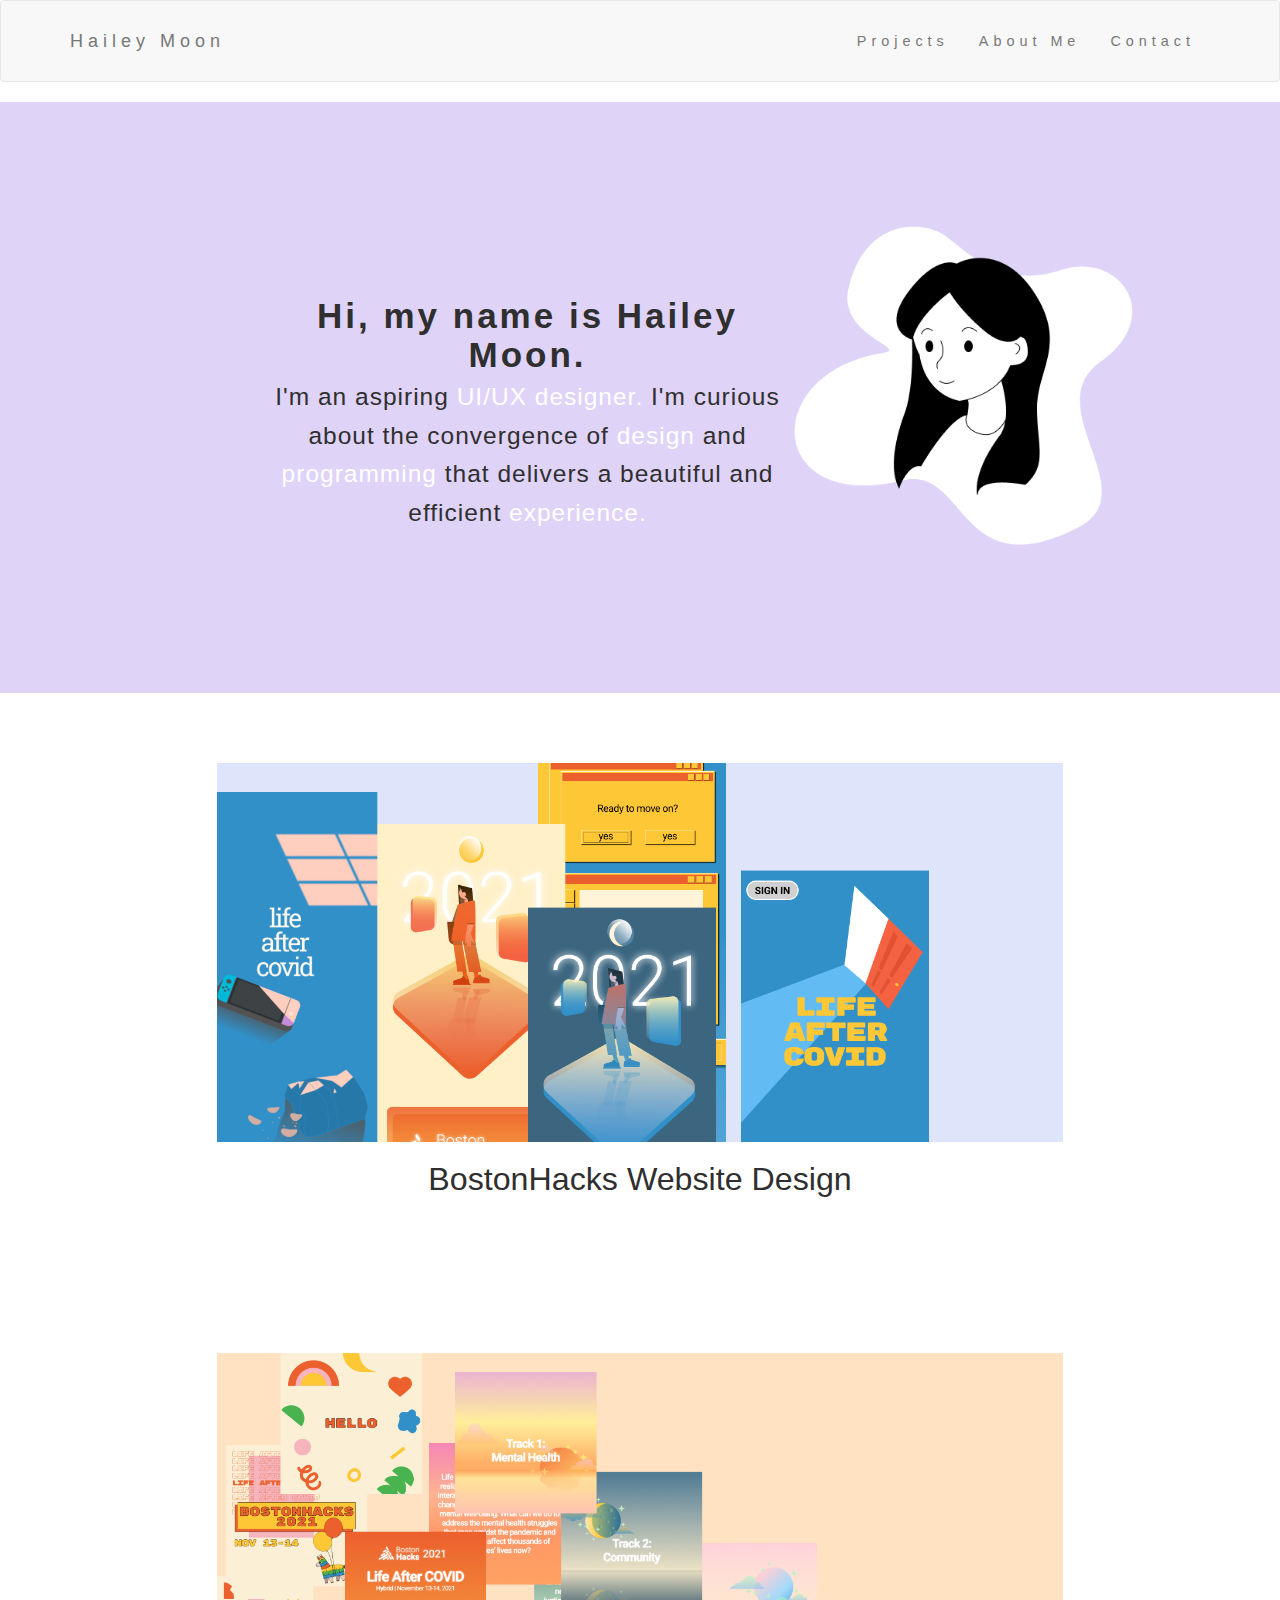
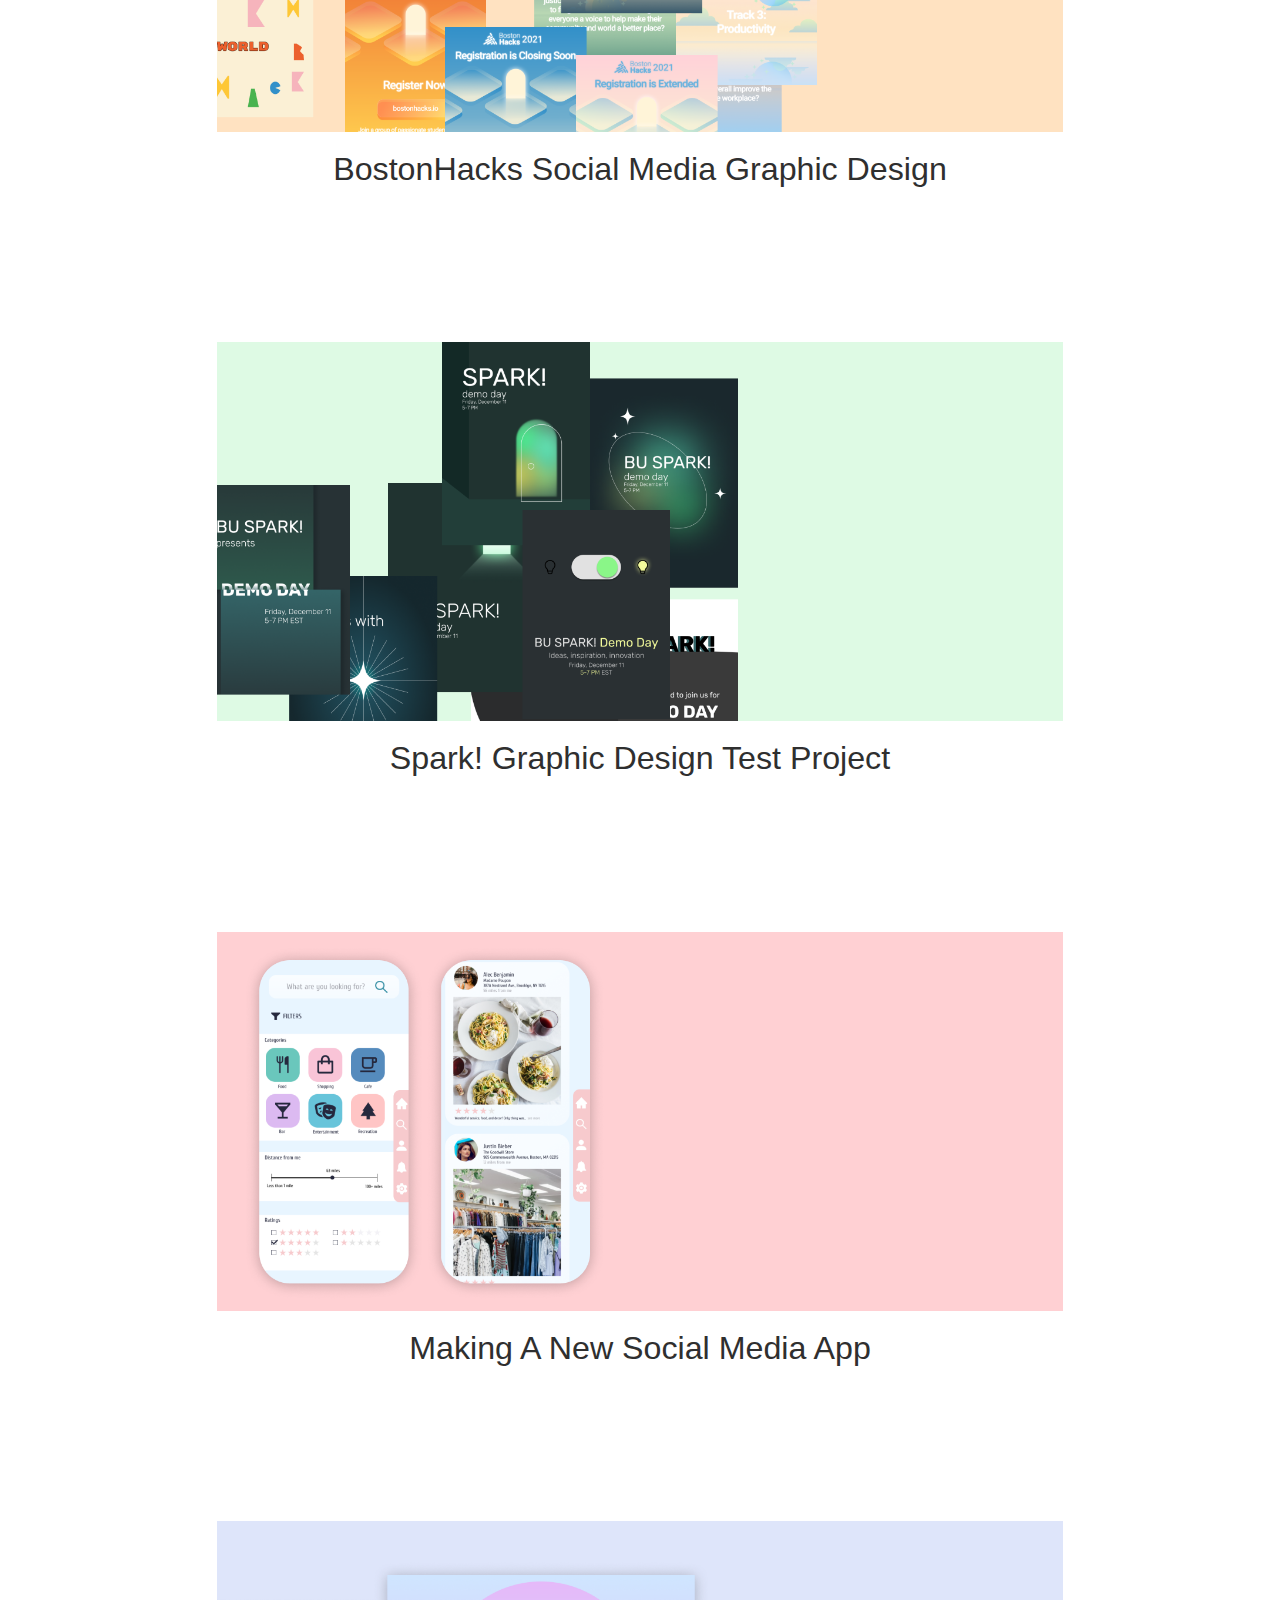
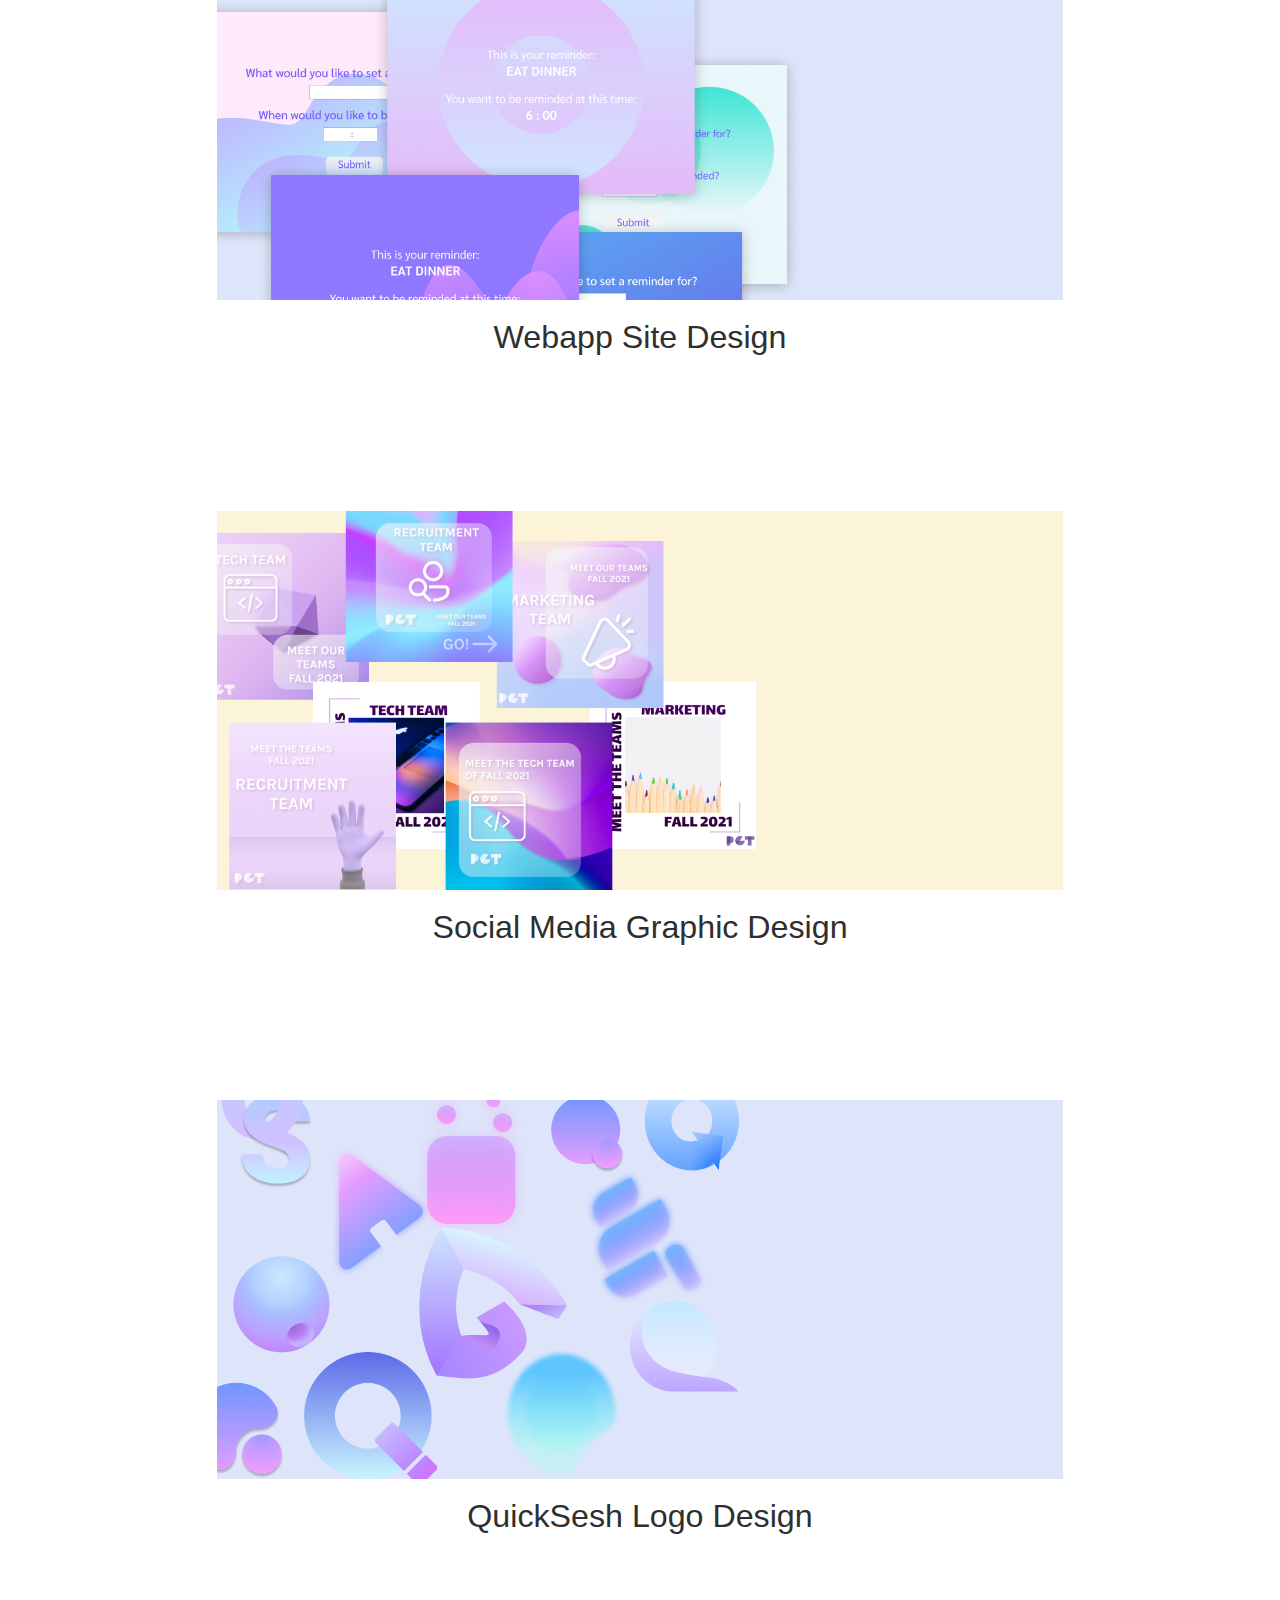
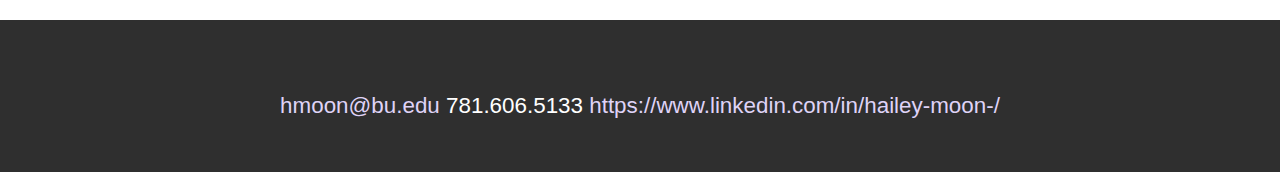
<file: index.html>
<!DOCTYPE html>
<html lang="en">
<head>
  <title>Hailey Moon's UI/UX Portfolio</title>
  <meta charset="utf-8">
  <meta name="viewport" content="width=device-width, initial-scale=1">
  <link rel="stylesheet" href="style.css">
  <link rel="stylesheet" href="https://maxcdn.bootstrapcdn.com/bootstrap/3.4.1/css/bootstrap.min.css">
  <link href="https://fonts.googleapis.com/css?family=Montserrat" rel="stylesheet">
  <script src="https://ajax.googleapis.com/ajax/libs/jquery/3.5.1/jquery.min.js"></script>
  <script src="https://maxcdn.bootstrapcdn.com/bootstrap/3.4.1/js/bootstrap.min.js"></script>
  <style>
  </style>
</head>
<body>

<!-- Navbar -->
<nav class="navbar navbar-default">
  <div class="container">
    <div class="navbar-header">
      <button type="button" class="navbar-toggle" data-toggle="collapse" data-target="#myNavbar">
        <span class="icon-bar"></span>
        <span class="icon-bar"></span>
        <span class="icon-bar"></span>                        
      </button>
      <a class="navbar-brand" href="index.html">Hailey Moon</a>
    </div>
    <div class="collapse navbar-collapse" id="myNavbar">
      <ul class="nav navbar-nav navbar-right">
        <li><a href="#project6">Projects</a></li>
        <li><a href="aboutme.html">About Me</a></li>
        <li><a href="mailto:hmoon@bu.edu">Contact</a></li>
      </ul>
    </div>
  </div>
</nav>

<!-- First Container -->
<div class="container-fluid bg-1 text-center">
  <a href="https://www.linkedin.com/in/hailey-moon-/"><img src="images/hm.png" class="img-responsive" style="display:inline" alt="Hailey Moon" width="350" height="350"></a>
  <h3>Hi, my name is Hailey Moon.<br><span id="subtext">I'm an aspiring <span class="ul">UI/UX designer.</span> I'm curious about the convergence of <span class="ul">design</span> and <span class="ul">programming</span> that delivers a beautiful and efficient <span class="ul">experience.</span></span></h3>
</div>

<div class="container-fluid bg-2 text-center homeimg" id="project6">
    <a href="project6.html">
    <img src="images/project6.png">
  </a>
  <h3 class="margin">BostonHacks Website Design</h3>
</div>

<div class="container-fluid bg-2 text-center homeimg" id="project5">
    <a href="project5.html">
    <img src="images/project5.png">
  </a>
  <h3 class="margin">BostonHacks Social Media Graphic Design</h3>
</div>

<div class="container-fluid bg-2 text-center homeimg" id="project4">
    <a href="project4.html">
    <img src="images/project4.png">
  </a>
  <h3 class="margin">Spark! Graphic Design Test Project</h3>
</div>

<div class="container-fluid bg-2 text-center homeimg" id="project1">
  <a href="project1.html">
    <img src="images/project1.png">
  </a>
  <h3 class="margin">Making A New Social Media App</h3>
</div>

<div class="container-fluid bg-2 text-center homeimg" id="project2">
    <a href="project2.html">
    <img src="images/project2.png">
  </a>
  <h3 class="margin">Webapp Site Design</h3>
</div>

<div class="container-fluid bg-2 text-center homeimg" id="project3">
    <a href="project3.html">
    <img src="images/project3.png">
  </a>
  <h3 class="margin">Social Media Graphic Design</h3>
</div>

<div class="container-fluid bg-2 text-center homeimg" id="project7">
    <a href="project7.html">
    <img src="images/project7.png">
  </a>
  <h3 class="margin">QuickSesh Logo Design</h3>
</div>

<!-- Footer -->
<footer class="container-fluid bg-4 text-center">
  <p><a href="mailto:hmoon@bu.edu">hmoon@bu.edu</a>   781.606.5133 <a href="https://www.linkedin.com/in/hailey-moon-/">https://www.linkedin.com/in/hailey-moon-/</a></p> 
</footer>

</body>
</html>
</file>
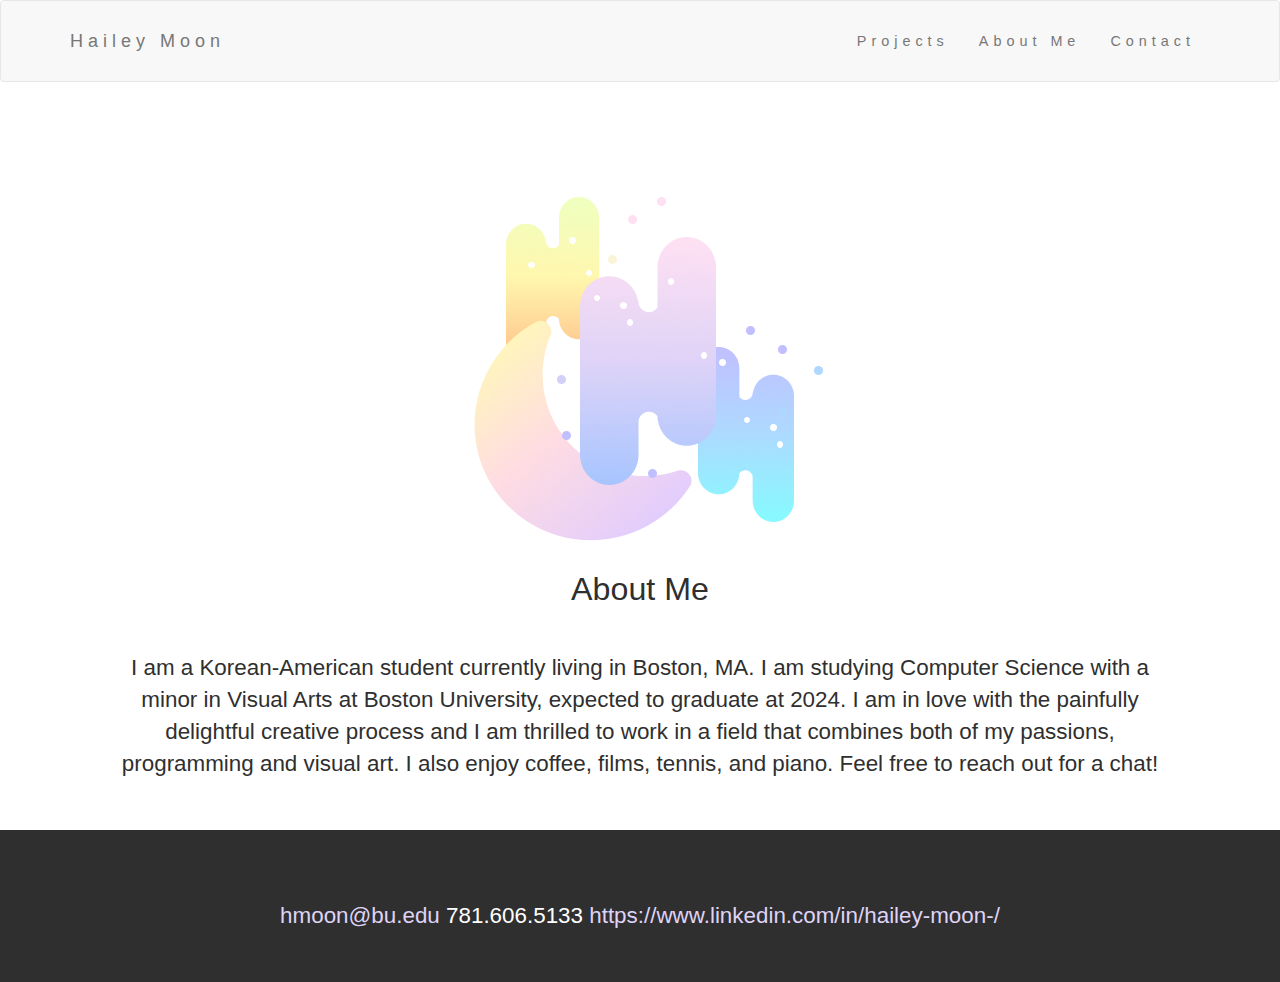
<file: aboutme.html>
<!DOCTYPE html>
<html lang="en">
<head>
  <title>About Me</title>
  <meta charset="utf-8">
  <meta name="viewport" content="width=device-width, initial-scale=1">
  <link rel="stylesheet" href="style.css">
  <link rel="stylesheet" href="https://maxcdn.bootstrapcdn.com/bootstrap/3.4.1/css/bootstrap.min.css">
  <link href="https://fonts.googleapis.com/css?family=Montserrat" rel="stylesheet">
  <script src="https://ajax.googleapis.com/ajax/libs/jquery/3.5.1/jquery.min.js"></script>
  <script src="https://maxcdn.bootstrapcdn.com/bootstrap/3.4.1/js/bootstrap.min.js"></script>
  <style>
  </style>
</head>
<body>

<!-- Navbar -->
<nav class="navbar navbar-default">
  <div class="container">
    <div class="navbar-header">
      <button type="button" class="navbar-toggle" data-toggle="collapse" data-target="#myNavbar">
        <span class="icon-bar"></span>
        <span class="icon-bar"></span>
        <span class="icon-bar"></span>                        
      </button>
      <a class="navbar-brand" href="index.html">Hailey Moon</a>
    </div>
    <div class="collapse navbar-collapse" id="myNavbar">
      <ul class="nav navbar-nav navbar-right">
        <li><a href="index.html">Projects</a></li>
        <li><a href="aboutme.html">About Me</a></li>
        <li><a href="mailto:hmoon@bu.edu">Contact</a></li>
      </ul>
    </div>
  </div>
</nav>

<div class="container-fluid bg-2 text-center">
  <img src="images/abtme.png">
  <h3 class="margin">About Me</h3>
  <p>I am a Korean-American student currently living in Boston, MA. I am studying Computer Science with a minor in Visual Arts at Boston University, expected to graduate at 2024. I am in love with the painfully delightful creative process and I am thrilled to work in a field that combines both of my passions, programming and visual art. I also enjoy coffee, films, tennis, and piano. Feel free to reach out for a chat!</p>
</div>

<!-- Footer -->
<footer class="container-fluid bg-4 text-center">
  <p><a href="mailto:hmoon@bu.edu">hmoon@bu.edu</a>   781.606.5133 <a href="https://www.linkedin.com/in/hailey-moon-/">https://www.linkedin.com/in/hailey-moon-/</a></p> 
</footer>

</body>
</html>
</file>
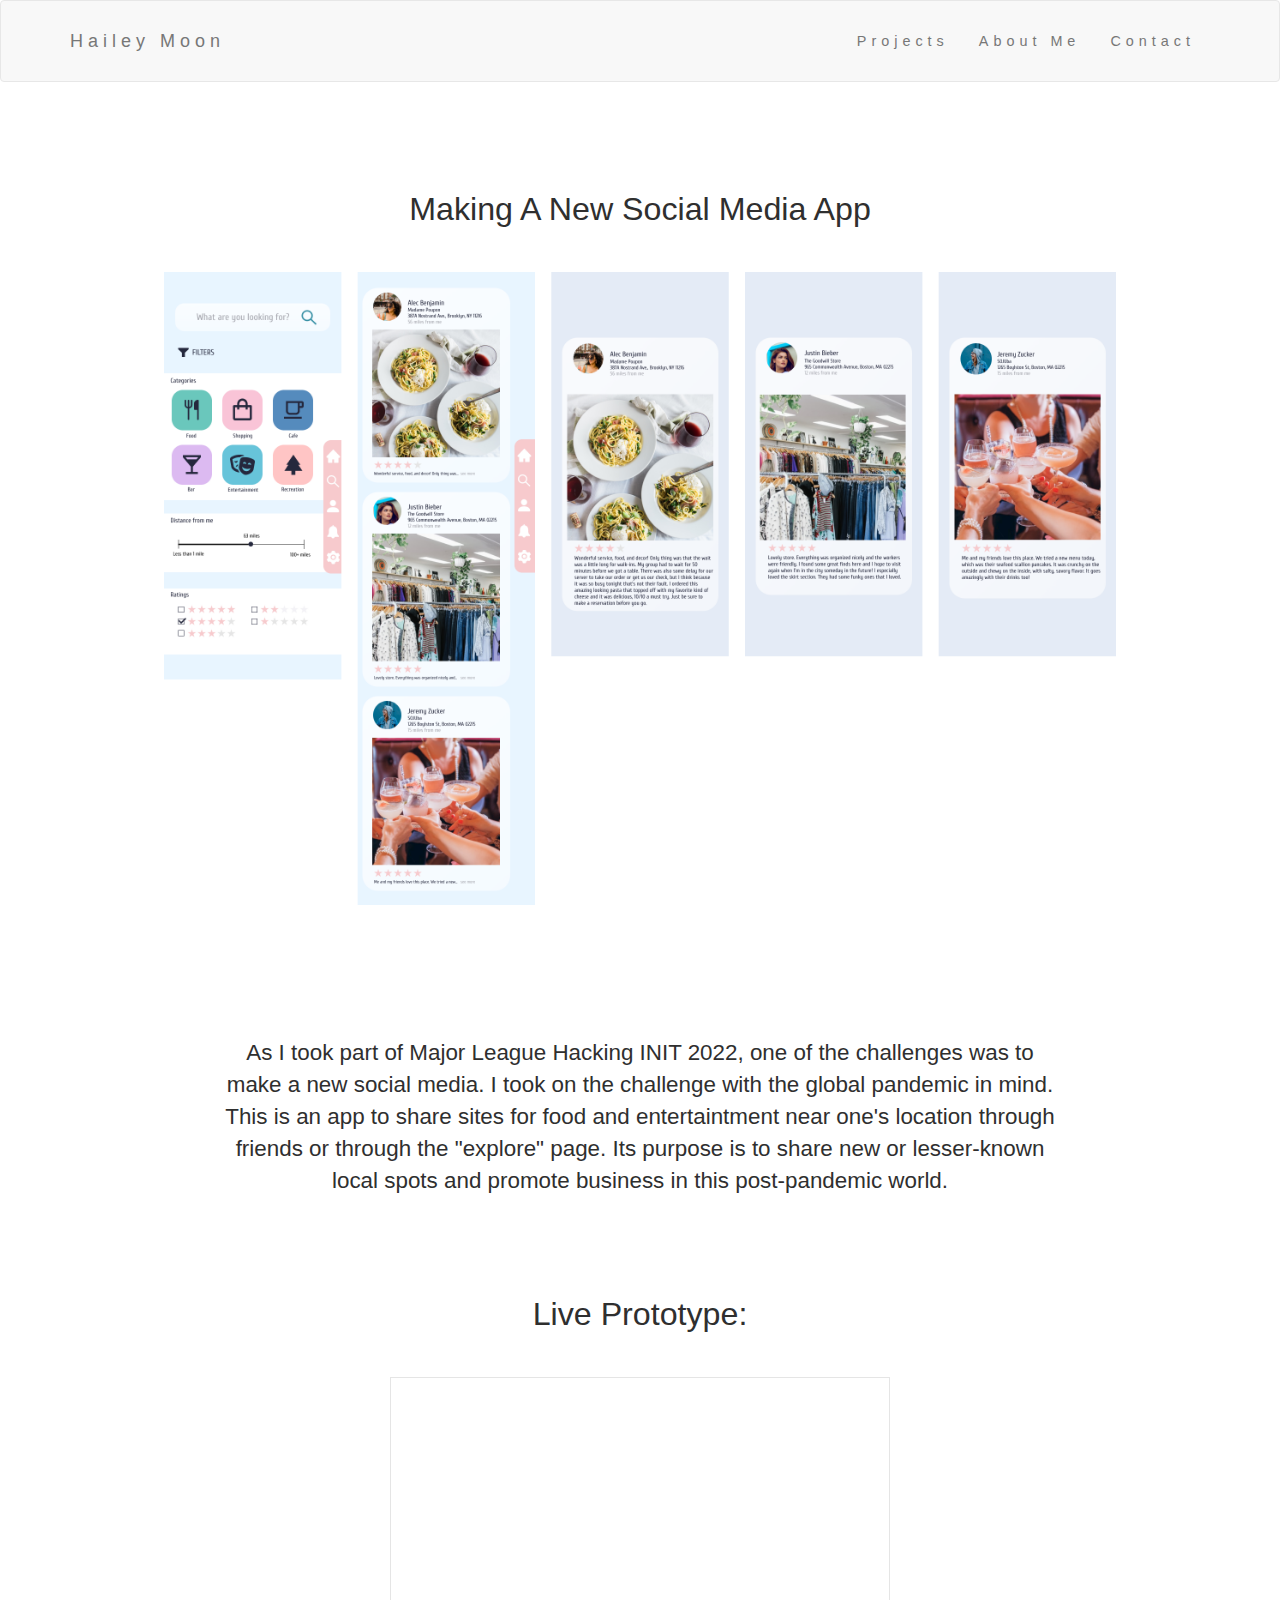
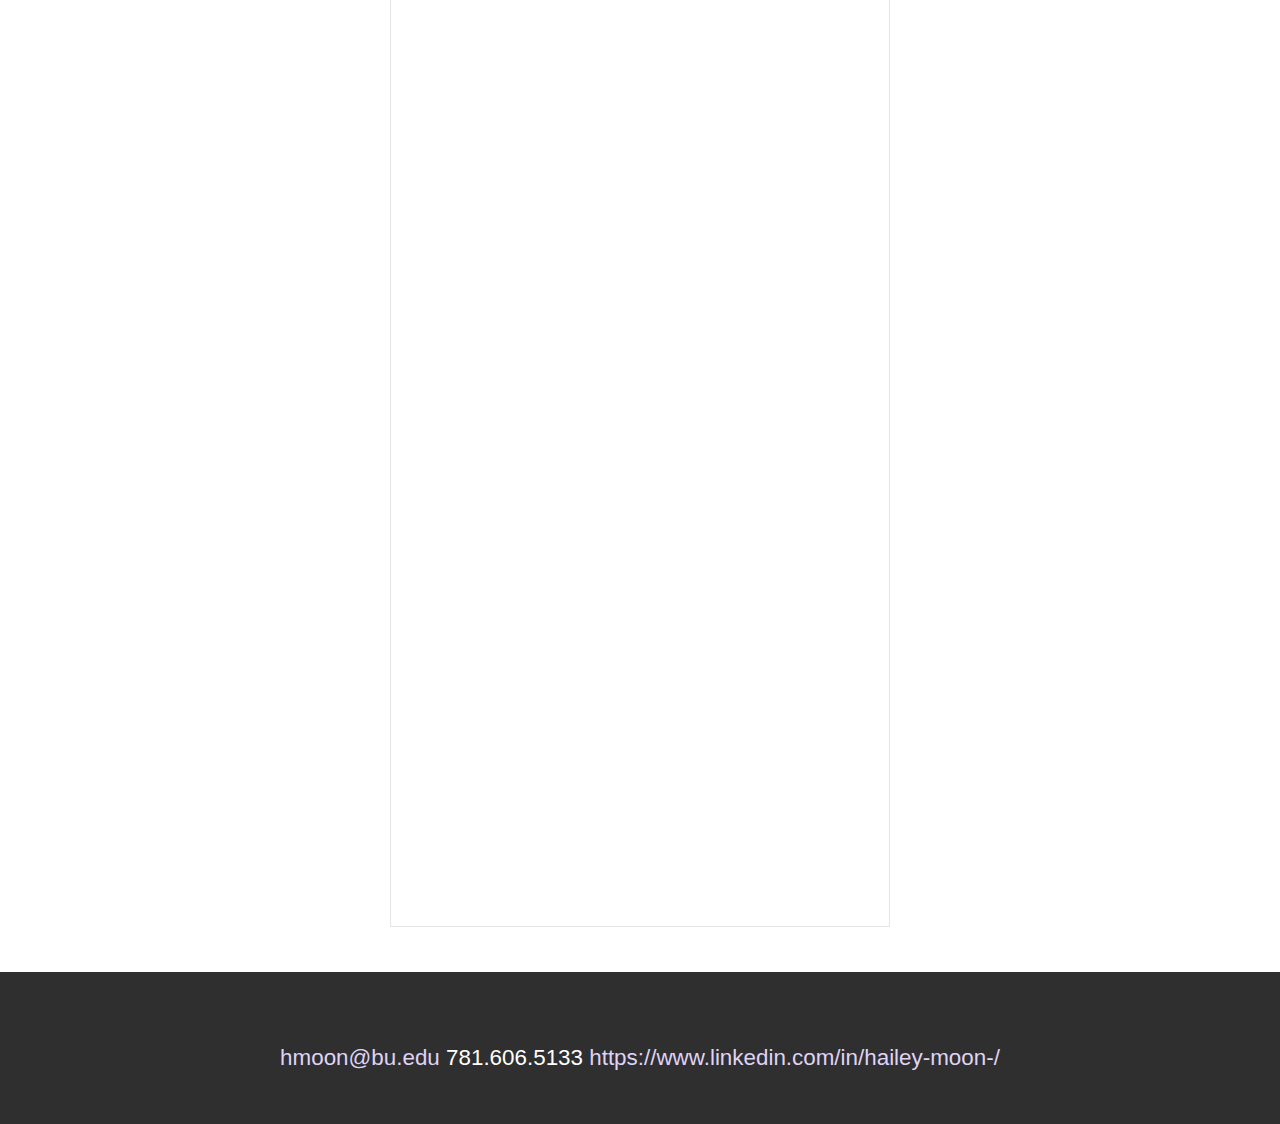
<file: project1.html>
<!DOCTYPE html>
<html lang="en">
<head>
  <title>New Social Media App</title>
  <meta charset="utf-8">
  <meta name="viewport" content="width=device-width, initial-scale=1">
  <link rel="stylesheet" href="style.css">
  <link rel="stylesheet" href="https://maxcdn.bootstrapcdn.com/bootstrap/3.4.1/css/bootstrap.min.css">
  <link href="https://fonts.googleapis.com/css?family=Montserrat" rel="stylesheet">
  <script src="https://ajax.googleapis.com/ajax/libs/jquery/3.5.1/jquery.min.js"></script>
  <script src="https://maxcdn.bootstrapcdn.com/bootstrap/3.4.1/js/bootstrap.min.js"></script>
  <style>
  </style>
</head>
<body>

<!-- Navbar -->
<nav class="navbar navbar-default">
  <div class="container">
    <div class="navbar-header">
      <button type="button" class="navbar-toggle" data-toggle="collapse" data-target="#myNavbar">
        <span class="icon-bar"></span>
        <span class="icon-bar"></span>
        <span class="icon-bar"></span>                        
      </button>
      <a class="navbar-brand" href="index.html">Hailey Moon</a>
    </div>
    <div class="collapse navbar-collapse" id="myNavbar">
      <ul class="nav navbar-nav navbar-right">
        <li><a href="index.html">Projects</a></li>
        <li><a href="aboutme.html">About Me</a></li>
        <li><a href="mailto:hmoon@bu.edu">Contact</a></li>
      </ul>
    </div>
  </div>
</nav>

<div class="container-fluid bg-2 text-center project1">
  <h3 class="margin">Making A New Social Media App</h3>
  <img src="images/Project1Full.png">
  <p>As I took part of Major League Hacking INIT 2022, one of the challenges was to make a new social media. I took on the challenge with the global pandemic in mind. This is an app to share sites for food and entertaintment near one's location through friends or through the "explore" page. Its purpose is to share new or lesser-known local spots and promote business in this post-pandemic world.</p>
  <h3 class="margin">Live Prototype:</h3>
  <iframe style="border: 1px solid rgba(0, 0, 0, 0.1);" width="500" height="1150" src="https://www.figma.com/embed?embed_host=share&url=https%3A%2F%2Fwww.figma.com%2Fproto%2FkQ0T61fWJpHykmbKqtUCdx%2FNew-Social-Media-Design%3Fnode-id%3D1%253A3" allowfullscreen></iframe>
</div>

<!-- Footer -->
<footer class="container-fluid bg-4 text-center">
  <p><a href="mailto:hmoon@bu.edu">hmoon@bu.edu</a>   781.606.5133 <a href="https://www.linkedin.com/in/hailey-moon-/">https://www.linkedin.com/in/hailey-moon-/</a></p> 
</footer>

</body>
</html>
</file>
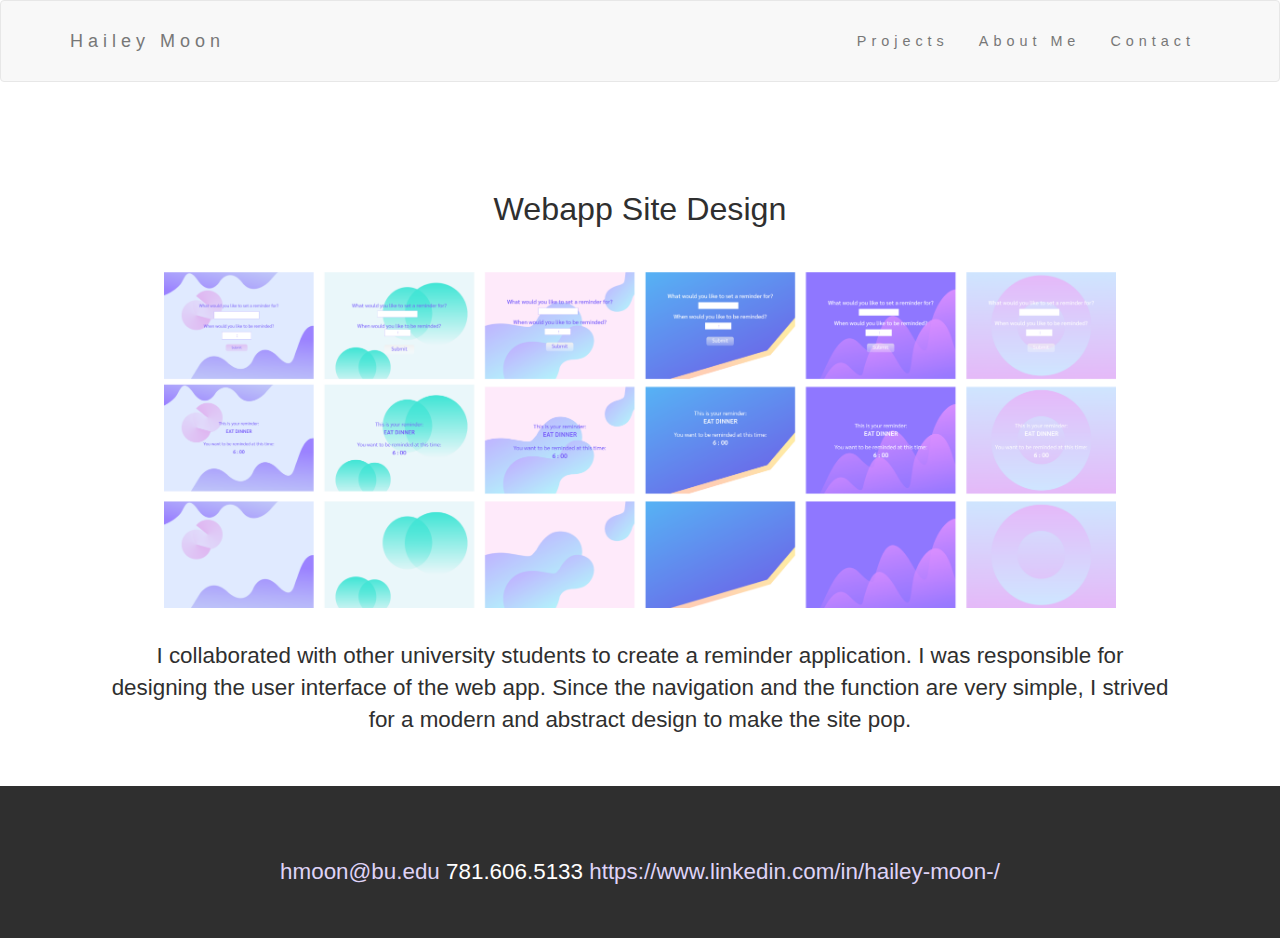
<file: project2.html>
<!DOCTYPE html>
<html lang="en">
<head>
  <title>Webapp Site Design</title>
  <meta charset="utf-8">
  <meta name="viewport" content="width=device-width, initial-scale=1">
  <link rel="stylesheet" href="style.css">
  <link rel="stylesheet" href="https://maxcdn.bootstrapcdn.com/bootstrap/3.4.1/css/bootstrap.min.css">
  <link href="https://fonts.googleapis.com/css?family=Montserrat" rel="stylesheet">
  <script src="https://ajax.googleapis.com/ajax/libs/jquery/3.5.1/jquery.min.js"></script>
  <script src="https://maxcdn.bootstrapcdn.com/bootstrap/3.4.1/js/bootstrap.min.js"></script>
  <style>
  </style>
</head>
<body>

<!-- Navbar -->
<nav class="navbar navbar-default">
  <div class="container">
    <div class="navbar-header">
      <button type="button" class="navbar-toggle" data-toggle="collapse" data-target="#myNavbar">
        <span class="icon-bar"></span>
        <span class="icon-bar"></span>
        <span class="icon-bar"></span>                        
      </button>
      <a class="navbar-brand" href="index.html">Hailey Moon</a>
    </div>
    <div class="collapse navbar-collapse" id="myNavbar">
      <ul class="nav navbar-nav navbar-right">
        <li><a href="index.html">Projects</a></li>
        <li><a href="aboutme.html">About Me</a></li>
        <li><a href="mailto:hmoon@bu.edu">Contact</a></li>
      </ul>
    </div>
  </div>
</nav>

<div class="container-fluid bg-2 text-center project2">
  <h3 class="margin">Webapp Site Design</h3>
  <img src="images/WebappDesign.png">
  <p>I collaborated with other university students to create a reminder application. I was responsible for designing the user interface of the web app. Since the navigation and the function are very simple, I strived for a modern and abstract design to make the site pop.</p>
</div>

<!-- Footer -->
<footer class="container-fluid bg-4 text-center">
  <p><a href="mailto:hmoon@bu.edu">hmoon@bu.edu</a>   781.606.5133 <a href="https://www.linkedin.com/in/hailey-moon-/">https://www.linkedin.com/in/hailey-moon-/</a></p> 
</footer>

</body>
</html>
</file>
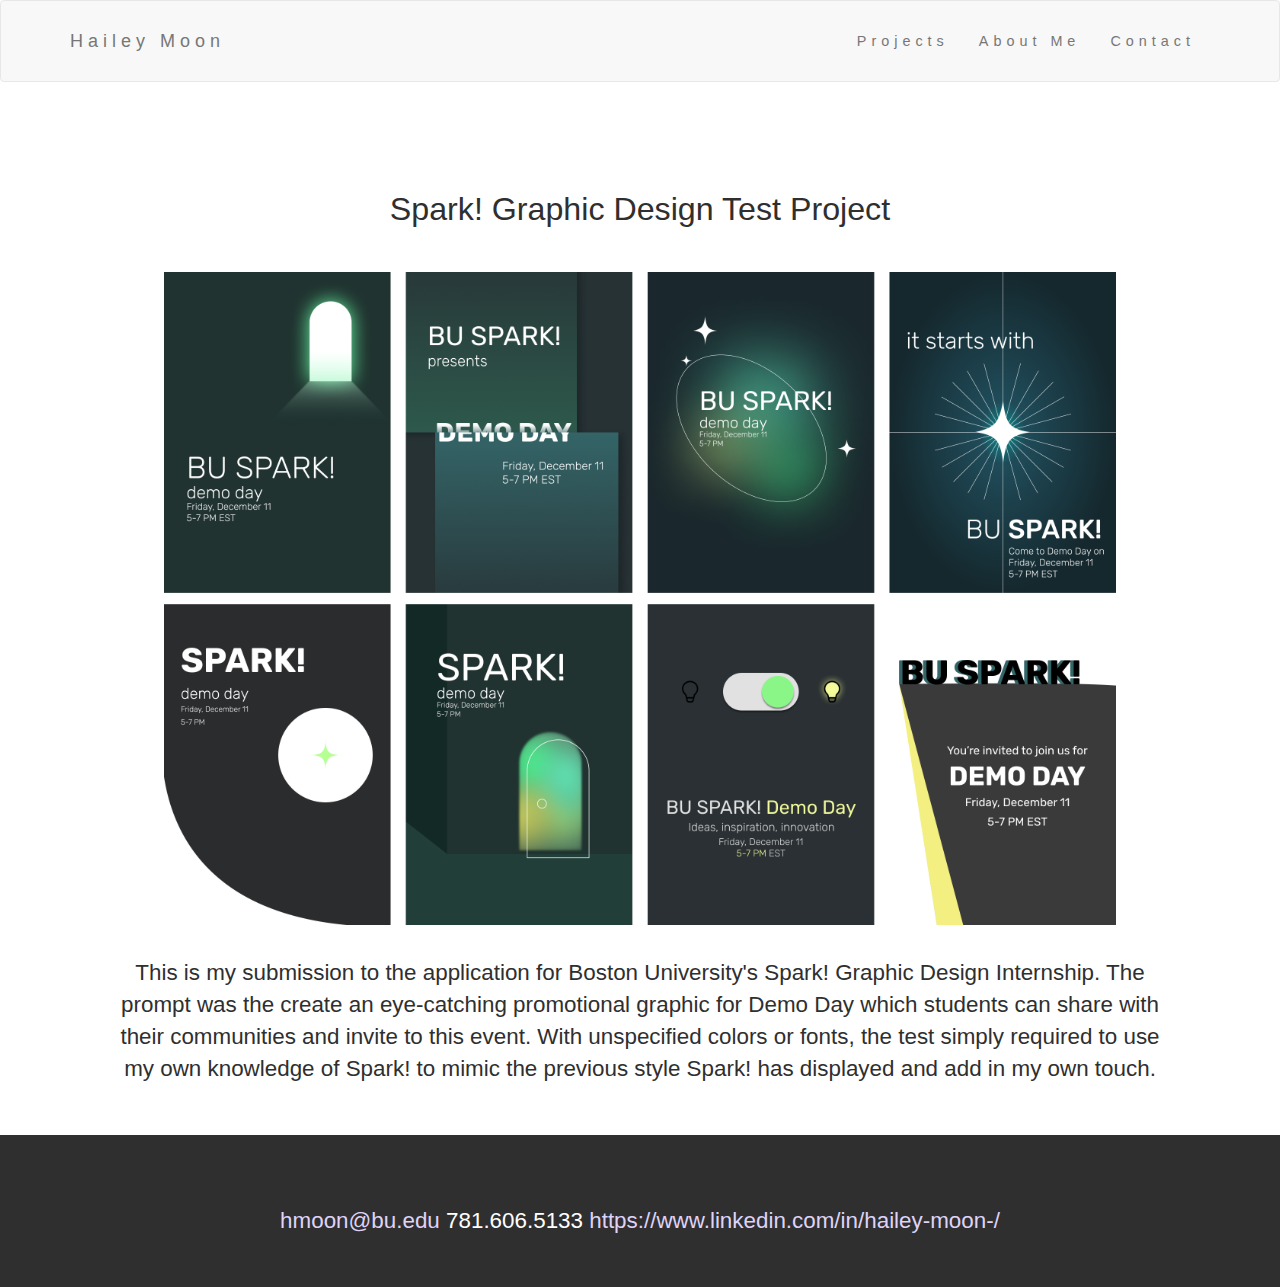
<file: project4.html>
<!DOCTYPE html>
<html lang="en">
<head>
  <title>Spark! Graphic Design Test Project</title>
  <meta charset="utf-8">
  <meta name="viewport" content="width=device-width, initial-scale=1">
  <link rel="stylesheet" href="style.css">
  <link rel="stylesheet" href="https://maxcdn.bootstrapcdn.com/bootstrap/3.4.1/css/bootstrap.min.css">
  <link href="https://fonts.googleapis.com/css?family=Montserrat" rel="stylesheet">
  <script src="https://ajax.googleapis.com/ajax/libs/jquery/3.5.1/jquery.min.js"></script>
  <script src="https://maxcdn.bootstrapcdn.com/bootstrap/3.4.1/js/bootstrap.min.js"></script>
  <style>
  </style>
</head>
<body>

<!-- Navbar -->
<nav class="navbar navbar-default">
  <div class="container">
    <div class="navbar-header">
      <button type="button" class="navbar-toggle" data-toggle="collapse" data-target="#myNavbar">
        <span class="icon-bar"></span>
        <span class="icon-bar"></span>
        <span class="icon-bar"></span>                        
      </button>
      <a class="navbar-brand" href="index.html">Hailey Moon</a>
    </div>
    <div class="collapse navbar-collapse" id="myNavbar">
      <ul class="nav navbar-nav navbar-right">
        <li><a href="index.html">Projects</a></li>
        <li><a href="aboutme.html">About Me</a></li>
        <li><a href="mailto:hmoon@bu.edu">Contact</a></li>
      </ul>
    </div>
  </div>
</nav>

<div class="container-fluid bg-2 text-center project2">
  <h3 class="margin">Spark! Graphic Design Test Project</h3>
  <img src="images/project4full.png">
  <p>This is my submission to the application for Boston University's Spark! Graphic Design Internship. The prompt was the create an eye-catching promotional graphic for Demo Day which students can share with their communities and invite to this event. With unspecified colors or fonts, the test simply required to use my own knowledge of Spark! to mimic the previous style Spark! has displayed and add in my own touch.</p>
</div>

<!-- Footer -->
<footer class="container-fluid bg-4 text-center">
  <p><a href="mailto:hmoon@bu.edu">hmoon@bu.edu</a>   781.606.5133 <a href="https://www.linkedin.com/in/hailey-moon-/">https://www.linkedin.com/in/hailey-moon-/</a></p> 
</footer>

</body>
</html>
</file>
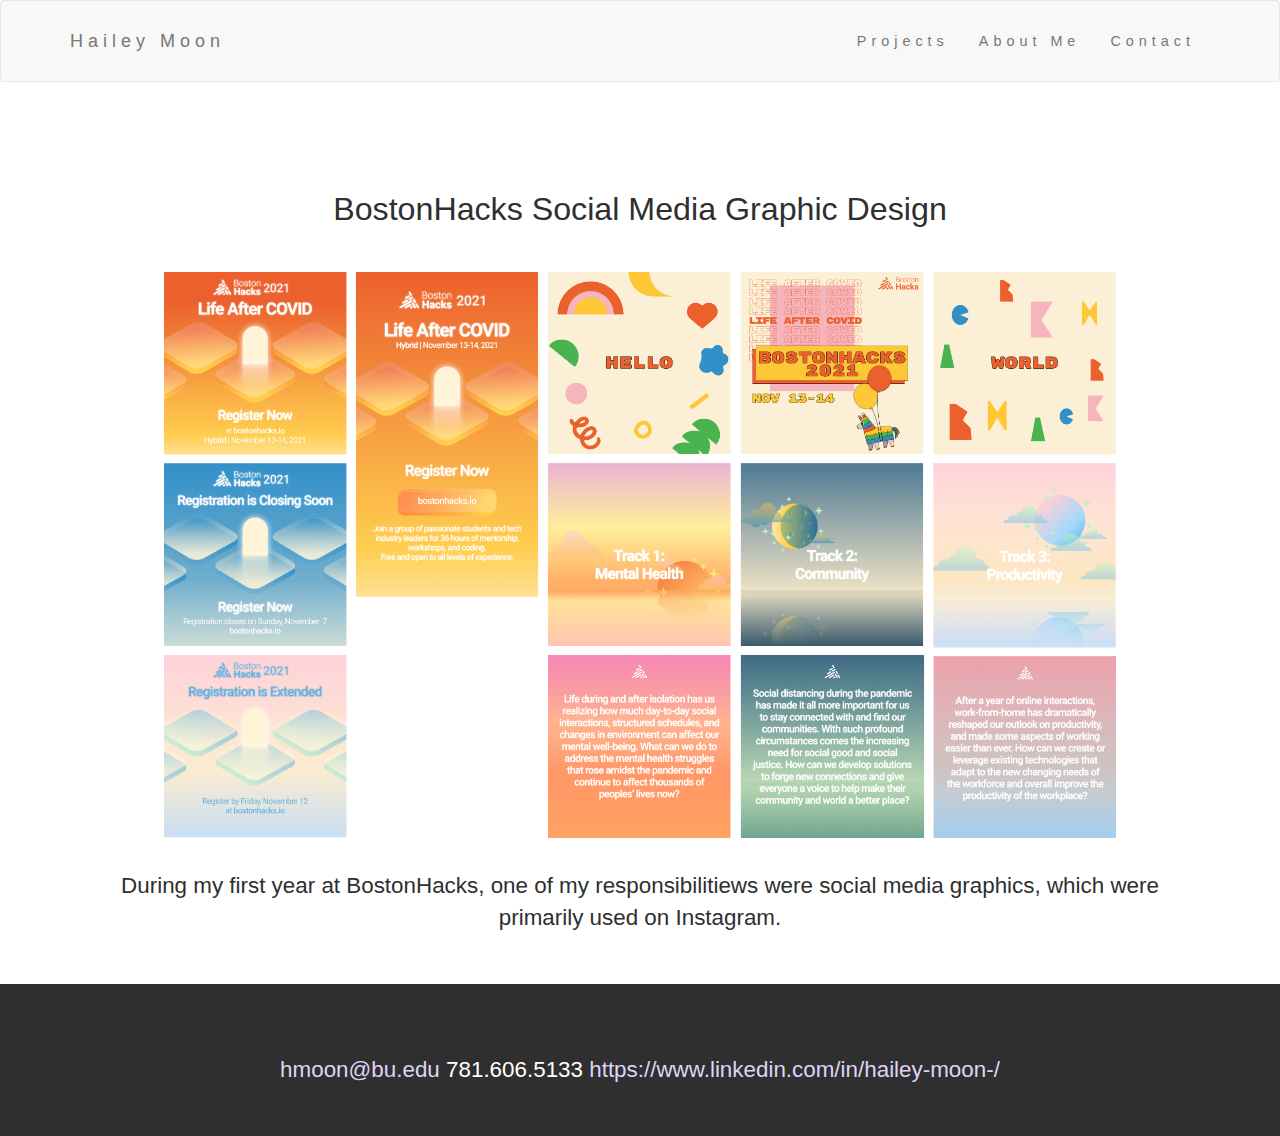
<file: project5.html>
<!DOCTYPE html>
<html lang="en">
<head>
  <title>BostonHacks Social Media Graphic Design</title>
  <meta charset="utf-8">
  <meta name="viewport" content="width=device-width, initial-scale=1">
  <link rel="stylesheet" href="style.css">
  <link rel="stylesheet" href="https://maxcdn.bootstrapcdn.com/bootstrap/3.4.1/css/bootstrap.min.css">
  <link href="https://fonts.googleapis.com/css?family=Montserrat" rel="stylesheet">
  <script src="https://ajax.googleapis.com/ajax/libs/jquery/3.5.1/jquery.min.js"></script>
  <script src="https://maxcdn.bootstrapcdn.com/bootstrap/3.4.1/js/bootstrap.min.js"></script>
  <style>
  </style>
</head>
<body>

<!-- Navbar -->
<nav class="navbar navbar-default">
  <div class="container">
    <div class="navbar-header">
      <button type="button" class="navbar-toggle" data-toggle="collapse" data-target="#myNavbar">
        <span class="icon-bar"></span>
        <span class="icon-bar"></span>
        <span class="icon-bar"></span>                        
      </button>
      <a class="navbar-brand" href="index.html">Hailey Moon</a>
    </div>
    <div class="collapse navbar-collapse" id="myNavbar">
      <ul class="nav navbar-nav navbar-right">
        <li><a href="index.html">Projects</a></li>
        <li><a href="aboutme.html">About Me</a></li>
        <li><a href="mailto:hmoon@bu.edu">Contact</a></li>
      </ul>
    </div>
  </div>
</nav>

<div class="container-fluid bg-2 text-center project2">
  <h3 class="margin">BostonHacks Social Media Graphic Design</h3>
  <img src="images/project5full.png">
  <p>During my first year at BostonHacks, one of my responsibilitiews were social media graphics, which were primarily used on Instagram. </p>
</div>

<!-- Footer -->
<footer class="container-fluid bg-4 text-center">
  <p><a href="mailto:hmoon@bu.edu">hmoon@bu.edu</a>   781.606.5133 <a href="https://www.linkedin.com/in/hailey-moon-/">https://www.linkedin.com/in/hailey-moon-/</a></p> 
</footer>

</body>
</html>
</file>
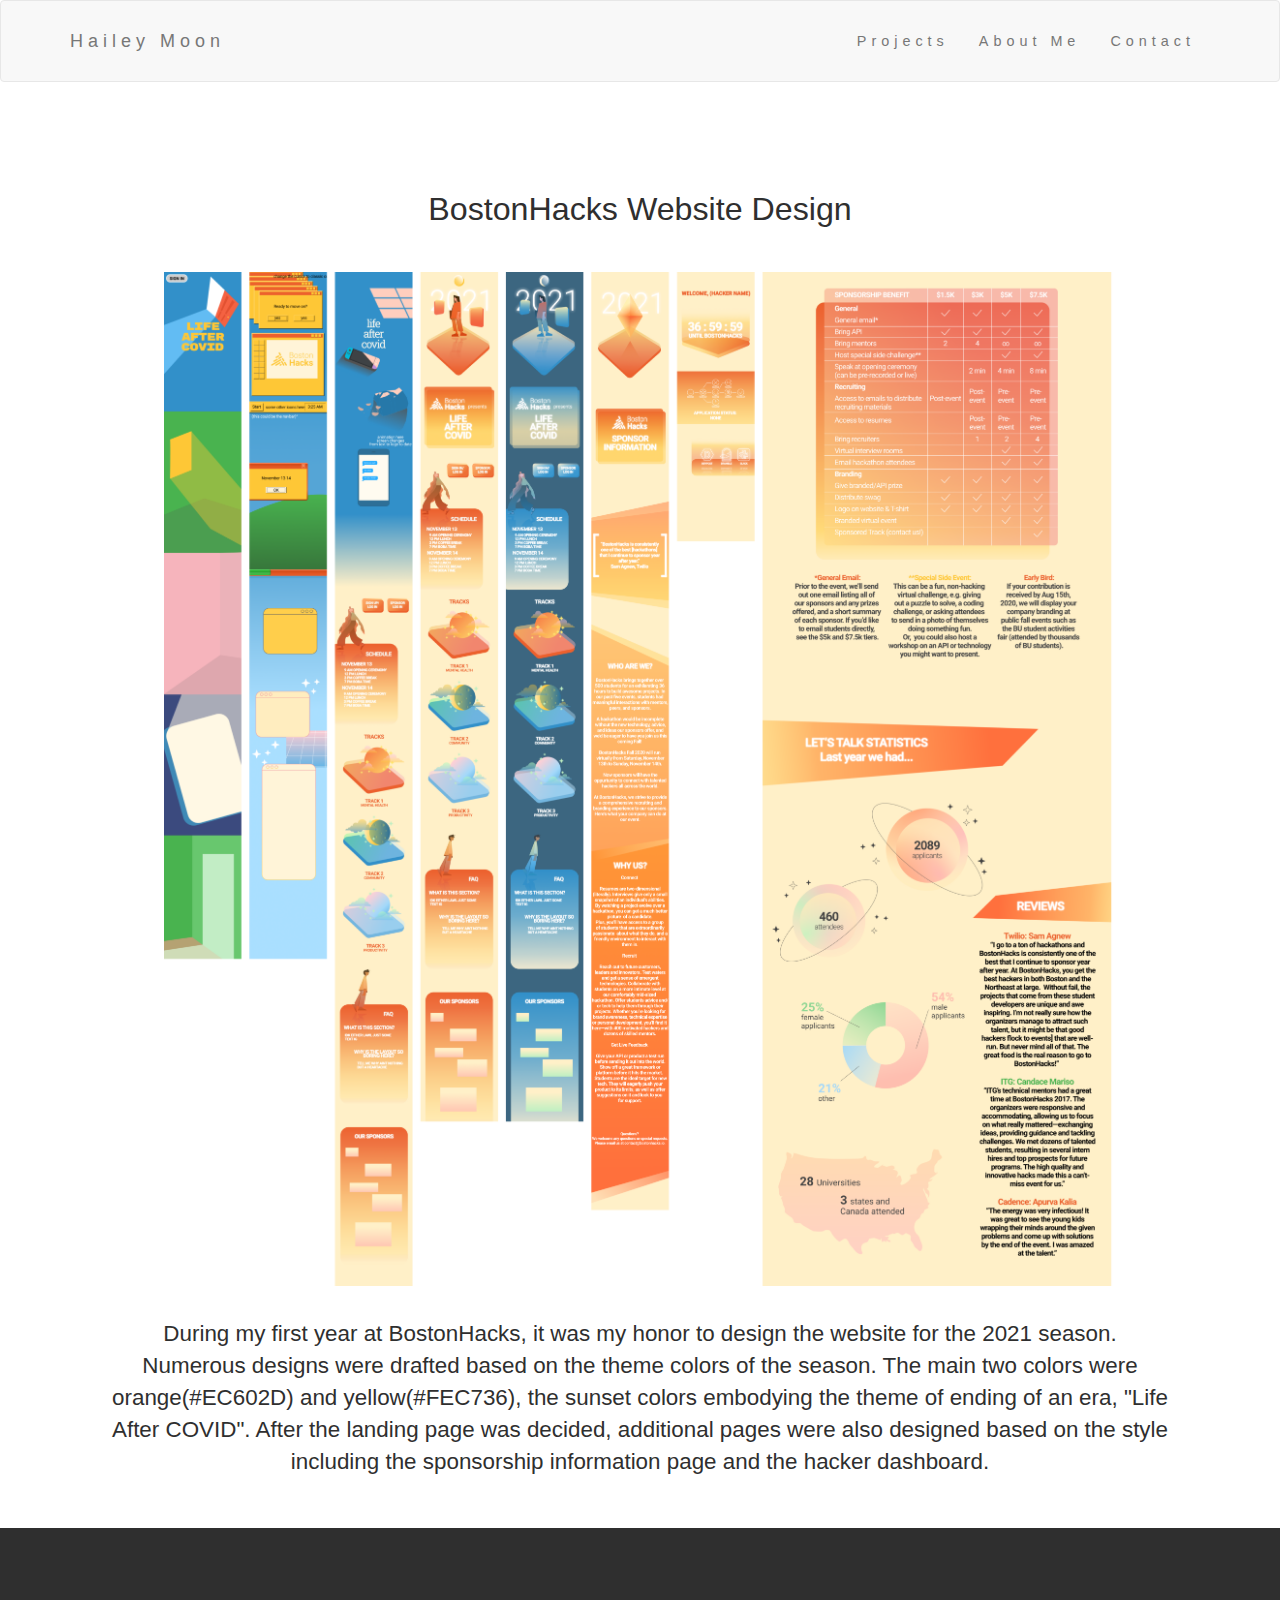
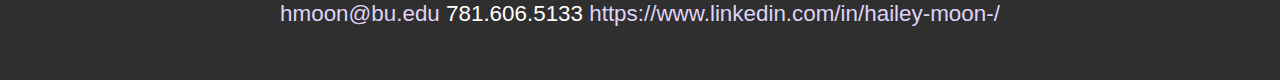
<file: project6.html>
<!DOCTYPE html>
<html lang="en">
<head>
  <title>BostonHacks Website Design</title>
  <meta charset="utf-8">
  <meta name="viewport" content="width=device-width, initial-scale=1">
  <link rel="stylesheet" href="style.css">
  <link rel="stylesheet" href="https://maxcdn.bootstrapcdn.com/bootstrap/3.4.1/css/bootstrap.min.css">
  <link href="https://fonts.googleapis.com/css?family=Montserrat" rel="stylesheet">
  <script src="https://ajax.googleapis.com/ajax/libs/jquery/3.5.1/jquery.min.js"></script>
  <script src="https://maxcdn.bootstrapcdn.com/bootstrap/3.4.1/js/bootstrap.min.js"></script>
  <style>
  </style>
</head>
<body>

<!-- Navbar -->
<nav class="navbar navbar-default">
  <div class="container">
    <div class="navbar-header">
      <button type="button" class="navbar-toggle" data-toggle="collapse" data-target="#myNavbar">
        <span class="icon-bar"></span>
        <span class="icon-bar"></span>
        <span class="icon-bar"></span>                        
      </button>
      <a class="navbar-brand" href="index.html">Hailey Moon</a>
    </div>
    <div class="collapse navbar-collapse" id="myNavbar">
      <ul class="nav navbar-nav navbar-right">
        <li><a href="index.html">Projects</a></li>
        <li><a href="aboutme.html">About Me</a></li>
        <li><a href="mailto:hmoon@bu.edu">Contact</a></li>
      </ul>
    </div>
  </div>
</nav>

<div class="container-fluid bg-2 text-center project2">
  <h3 class="margin">BostonHacks Website Design</h3>
  <img src="images/project6full.png">
  <p>During my first year at BostonHacks, it was my honor to design the website for the 2021 season. Numerous designs were drafted based on the theme colors of the season. The main two colors were orange(#EC602D) and yellow(#FEC736), the sunset colors embodying the theme of ending of an era, "Life After COVID". After the landing page was decided, additional pages were also designed based on the style including the sponsorship information page and the hacker dashboard.</p>
</div>

<!-- Footer -->
<footer class="container-fluid bg-4 text-center">
  <p><a href="mailto:hmoon@bu.edu">hmoon@bu.edu</a>   781.606.5133 <a href="https://www.linkedin.com/in/hailey-moon-/">https://www.linkedin.com/in/hailey-moon-/</a></p> 
</footer>

</body>
</html>
</file>
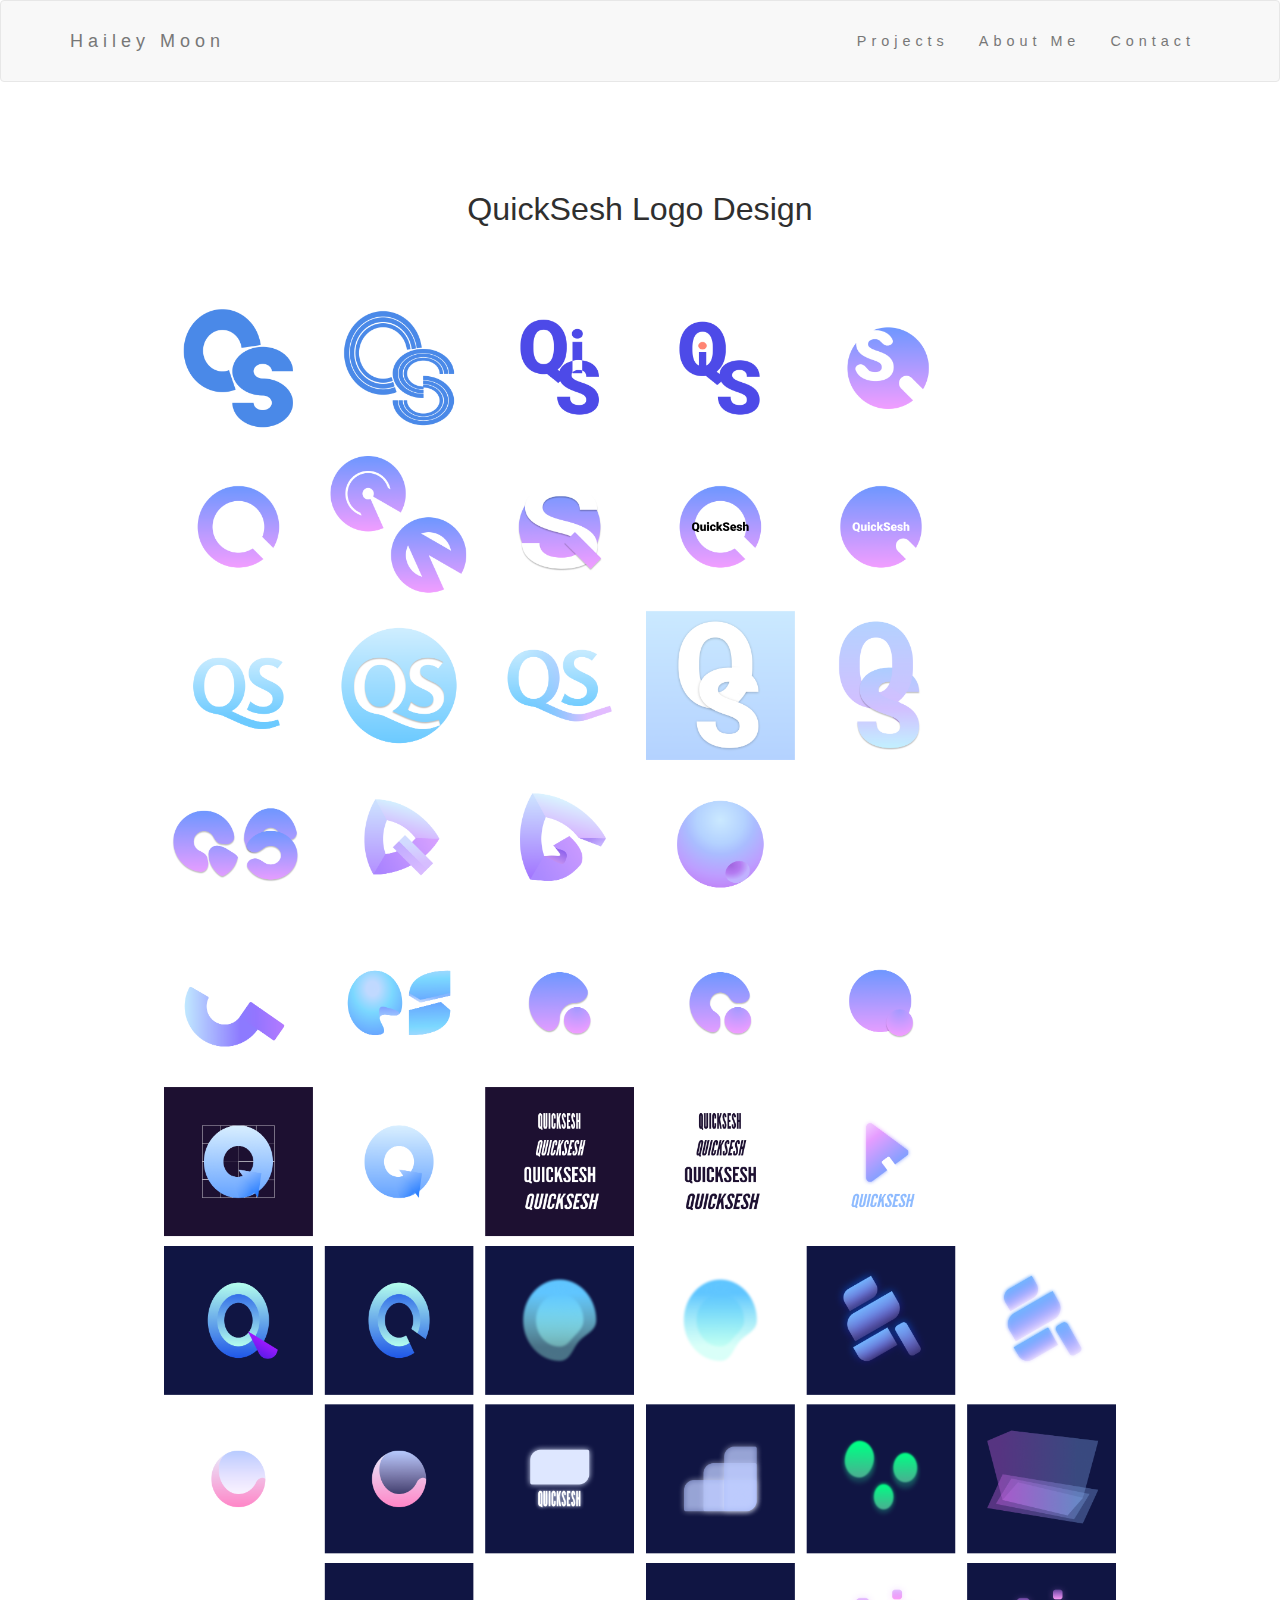
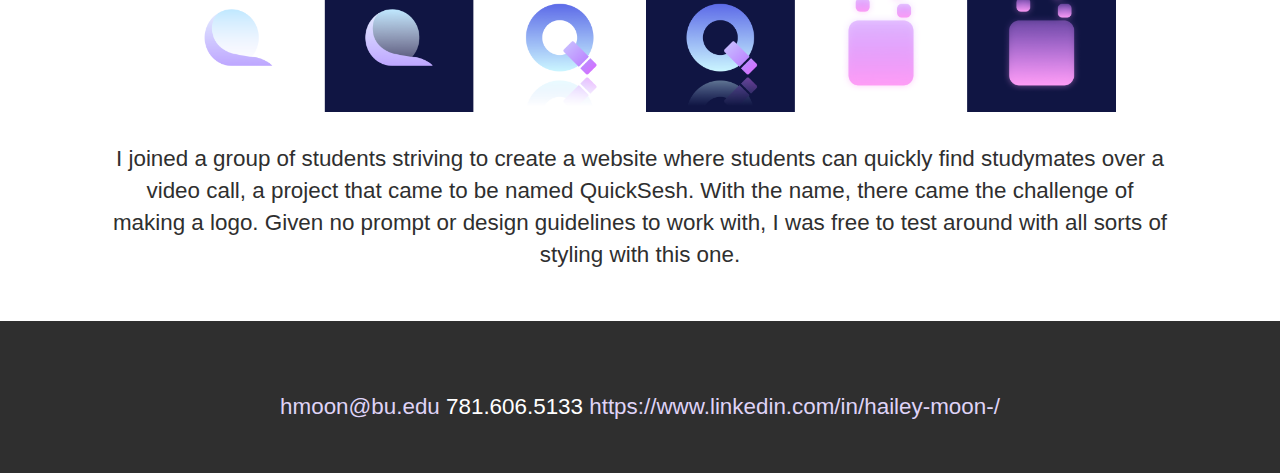
<file: project7.html>
<!DOCTYPE html>
<html lang="en">
<head>
  <title>QuickSesh Logo Design</title>
  <meta charset="utf-8">
  <meta name="viewport" content="width=device-width, initial-scale=1">
  <link rel="stylesheet" href="style.css">
  <link rel="stylesheet" href="https://maxcdn.bootstrapcdn.com/bootstrap/3.4.1/css/bootstrap.min.css">
  <link href="https://fonts.googleapis.com/css?family=Montserrat" rel="stylesheet">
  <script src="https://ajax.googleapis.com/ajax/libs/jquery/3.5.1/jquery.min.js"></script>
  <script src="https://maxcdn.bootstrapcdn.com/bootstrap/3.4.1/js/bootstrap.min.js"></script>
  <style>
  </style>
</head>
<body>

<!-- Navbar -->
<nav class="navbar navbar-default">
  <div class="container">
    <div class="navbar-header">
      <button type="button" class="navbar-toggle" data-toggle="collapse" data-target="#myNavbar">
        <span class="icon-bar"></span>
        <span class="icon-bar"></span>
        <span class="icon-bar"></span>                        
      </button>
      <a class="navbar-brand" href="index.html">Hailey Moon</a>
    </div>
    <div class="collapse navbar-collapse" id="myNavbar">
      <ul class="nav navbar-nav navbar-right">
        <li><a href="index.html">Projects</a></li>
        <li><a href="aboutme.html">About Me</a></li>
        <li><a href="mailto:hmoon@bu.edu">Contact</a></li>
      </ul>
    </div>
  </div>
</nav>

<div class="container-fluid bg-2 text-center project2">
  <h3 class="margin">QuickSesh Logo Design</h3>
  <img src="images/project7full.png">
  <p>I joined a group of students striving to create a website where students can quickly find studymates over a video call, a project that came to be named QuickSesh. With the name, there came the challenge of making a logo. Given no prompt or design guidelines to work with, I was free to test around with all sorts of styling with this one.</p>
</div>

<!-- Footer -->
<footer class="container-fluid bg-4 text-center">
  <p><a href="mailto:hmoon@bu.edu">hmoon@bu.edu</a>   781.606.5133 <a href="https://www.linkedin.com/in/hailey-moon-/">https://www.linkedin.com/in/hailey-moon-/</a></p> 
</footer>

</body>
</html>
</file>
<file: style.css>
/* use media queries on this one to make responsive design */

* {
  box-sizing: border-box;
}
html {
  scroll-behavior: smooth;
}
body {
    font: 20px Montserrat, sans-serif;
    line-height: 1.8;
    color: #f5f6f7;
}
p {font-size: 1.6em;}
.margin {margin-bottom: 45px;}
.bg-1 { 
  background-color: #DFD3F7;
  color: #2f2f2f;
}
.bg-1 img {
  float: right;
  margin-right: 10%;
  margin-top: 4%;
  transition: 0.5s;
}
.bg-1 img:hover {
  width: 380px;
  height: auto;
}
.bg-1 h3 {
  letter-spacing: 3px;
  margin: 10% 20%;
  font-weight: bold;
  font-size: 2.5em;
}
#subtext {
  letter-spacing: 1px;
  font-weight: normal;
  font-size: 0.7em;
}
.bg-2 { 
  background-color: #fff;
  color: #2f2f2f;
  max-width: 85%;
}
.bg-2 h3 {
  font-size: 2.3em;
}
.bg-4 { 
  background-color: #2f2f2f;
  color: #fff;
}
.container-fluid {
  padding-top: 70px;
  padding-bottom: 40px;
}
.navbar {
  padding-top: 15px;
  padding-bottom: 15px;
  border: 0;
  border-radius: 0;
  margin-bottom: 0;
  font-size: 12px;
  letter-spacing: 5px;
}
.navbar li {
  font-size: 1.2em;
}
.navbar-nav li a:hover, .navbar-brand:hover {
  color: #DFD3F7 !important;
}
.homeimg a img {
  max-width: 80%;
  transition: max-width 0.4s;
}
div a img:hover {
  opacity: 0.7;
  max-width: 85%;
}
span .ul {
  display: inline-block;
  position: relative;
  color: #ffffff;
}
span .ul:after {
  content: '';
  position: absolute;
  width: 100%;
  transform: scaleX(0);
  height: 2px;
  bottom: 0;
  left: 0;
  background-color: #ffffff;
  transform-origin: bottom right;
  transition: transform 0.25s ease-out;
}
span .ul:hover:after {
  transform: scaleX(1);
  transform-origin: bottom left;
}
.project1 img {
  max-width: 80%;
}
.project1 p {
  margin: 100px 10%;
}
footer a {
  color: #DFD3F7;
}
footer a:hover {
  color: rgb(255, 254, 187);
}
footer a:active {
  color: rgb(255, 203, 187);
}
.project1 img, .project2 img, .project3 img {
  max-width: 90%;
  margin-bottom: 3%;
}
</file>
